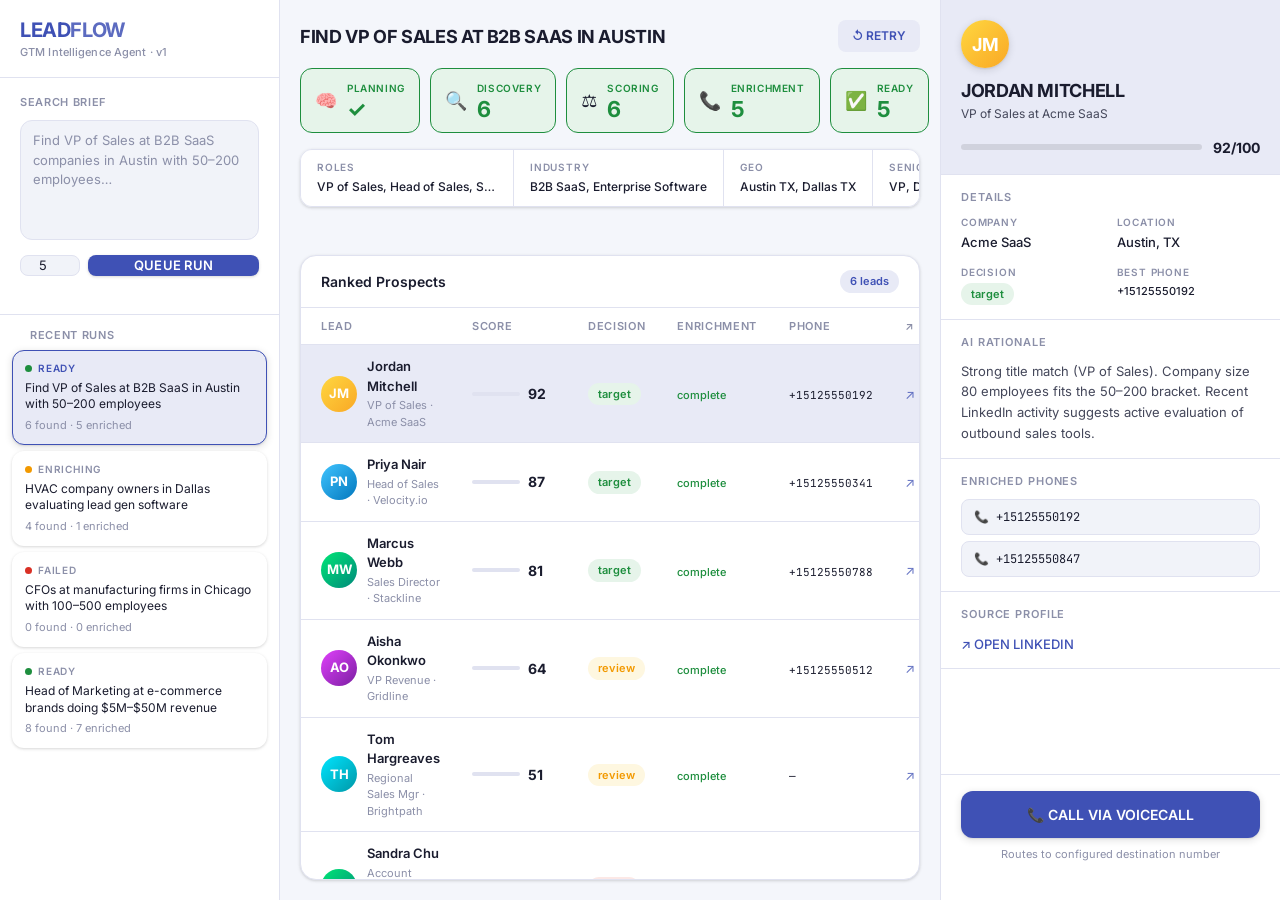
<file: ui_preview.html>
<!DOCTYPE html>
<html lang="en">
<head>
  <meta charset="UTF-8"/>
  <meta name="viewport" content="width=device-width, initial-scale=1.0"/>
  <title>LeadFlow AI — Preview</title>
  <link rel="preconnect" href="https://fonts.googleapis.com"/>
  <link rel="preconnect" href="https://fonts.gstatic.com" crossorigin/>
  <link href="https://fonts.googleapis.com/css2?family=Inter:wght@400;500;600;700&family=JetBrains+Mono:wght@400;500&display=swap" rel="stylesheet"/>
  <link rel="stylesheet" href="leadflow/static/app.css"/>
</head>
<body>
<main class="workspace">

  <!-- Rail -->
  <aside class="rail">
    <div class="brandblock">
      <div class="brand-wordmark">LEAD<span>FLOW</span></div>
      <div class="brand-sub">GTM Intelligence Agent · v1</div>
    </div>
    <div class="composer">
      <div class="rail-label">Search Brief</div>
      <textarea id="prompt-input" rows="5" placeholder="Find VP of Sales at B2B SaaS companies in Austin with 50–200 employees…"></textarea>
      <div class="composer-row">
        <input id="limit-input" class="limit-input" type="number" value="5"/>
        <button id="queue-btn" class="btn-queue" type="button">QUEUE RUN</button>
      </div>
      <div id="composer-status" class="composer-status"></div>
    </div>
    <div class="recent">
      <div class="rail-label" style="padding:0 18px;margin-bottom:6px">Recent Runs</div>
      <div id="prompt-list" class="promptlist"></div>
    </div>
  </aside>

  <!-- Ledger -->
  <section class="ledger">
    <div class="ledger-topbar">
      <div id="ledger-title" class="ledger-title">FIND VP OF SALES AT B2B SAAS IN AUSTIN</div>
      <button class="btn-retry" type="button">↺ RETRY</button>
    </div>
    <div class="pipeline">
      <div class="pipe-stage done" id="stage-planning">
        <div class="pipe-icon">🧠</div>
        <div class="pipe-info"><div class="pipe-name">Planning</div><div class="pipe-count">✓</div></div>
      </div>
      <div class="pipe-stage done" id="stage-discovering">
        <div class="pipe-icon">🔍</div>
        <div class="pipe-info"><div class="pipe-name">Discovery</div><div class="pipe-count">6</div></div>
      </div>
      <div class="pipe-stage done" id="stage-scoring">
        <div class="pipe-icon">⚖️</div>
        <div class="pipe-info"><div class="pipe-name">Scoring</div><div class="pipe-count">6</div></div>
      </div>
      <div class="pipe-stage done" id="stage-enriching">
        <div class="pipe-icon">📞</div>
        <div class="pipe-info"><div class="pipe-name">Enrichment</div><div class="pipe-count">5</div></div>
      </div>
      <div class="pipe-stage done" id="stage-ready">
        <div class="pipe-icon">✅</div>
        <div class="pipe-info"><div class="pipe-name">Ready</div><div class="pipe-count">5</div></div>
      </div>
    </div>
    <div class="brief-strip">
      <div class="brief-cell"><div class="brief-key">Roles</div><div class="brief-val">VP of Sales, Head of Sales, Sales Director</div></div>
      <div class="brief-cell"><div class="brief-key">Industry</div><div class="brief-val">B2B SaaS, Enterprise Software</div></div>
      <div class="brief-cell"><div class="brief-key">Geo</div><div class="brief-val">Austin TX, Dallas TX</div></div>
      <div class="brief-cell"><div class="brief-key">Seniority</div><div class="brief-val">VP, Director, Head-of</div></div>
      <div class="brief-cell"><div class="brief-key">Exclude</div><div class="brief-val">Agencies, Staffing</div></div>
      <div class="brief-cell"><div class="brief-key">Angle</div><div class="brief-val">Evaluating outbound tools</div></div>
    </div>
    <div class="error-line"></div>
    <div class="leads-wrap">
      <div class="leads-header">
        <span class="leads-label">Ranked Prospects</span>
        <span id="leads-count" class="leads-count-badge">6 leads</span>
      </div>
      <table>
        <thead>
          <tr><th>Lead</th><th>Score</th><th>Decision</th><th>Enrichment</th><th>Phone</th><th>↗</th></tr>
        </thead>
        <tbody id="prospect-table"></tbody>
      </table>
    </div>
  </section>

  <!-- Inspector -->
  <aside class="inspector">
    <div id="insp-head" class="insp-head">
      <div id="insp-av" class="insp-av" style="background:linear-gradient(135deg,#00e5ff,#0097a7)">JM</div>
      <div id="insp-name" class="insp-name">JORDAN MITCHELL</div>
      <div id="insp-role" class="insp-role">VP of Sales at Acme SaaS</div>
      <div class="insp-score-row">
        <div class="insp-bar-wrap"><div id="insp-bar" class="insp-bar-fill" style="width:92%;background:var(--green)"></div></div>
        <div id="insp-score" class="insp-score-num" style="color:var(--green)">92/100</div>
      </div>
    </div>
    <div class="insp-body">
      <div class="insp-section">
        <div class="insp-sec-label">Details</div>
        <div class="detail-grid">
          <div class="dg-item"><div class="dg-key">Company</div><div id="d-company" class="dg-val">Acme SaaS</div></div>
          <div class="dg-item"><div class="dg-key">Location</div><div id="d-location" class="dg-val">Austin, TX</div></div>
          <div class="dg-item"><div class="dg-key">Decision</div><div id="d-decision" class="dg-val"><span class="badge b-target">target</span></div></div>
          <div class="dg-item"><div class="dg-key">Best Phone</div><div id="d-phone" class="dg-val" style="font-family:var(--mono);font-size:11px">+15125550192</div></div>
        </div>
      </div>
      <div class="insp-section">
        <div class="insp-sec-label">AI Rationale</div>
        <div id="d-reason" class="reason-text">Strong title match (VP of Sales). Company size 80 employees fits the 50–200 bracket. Recent LinkedIn activity suggests active evaluation of outbound sales tools. Domain acmesaas.com confirmed B2B SaaS.</div>
      </div>
      <div class="insp-section">
        <div class="insp-sec-label">Enriched Phones</div>
        <ul id="phone-list" class="phone-list">
          <li>📞 +15125550192</li>
          <li>📞 +15125550847</li>
        </ul>
      </div>
      <div class="insp-section">
        <div class="insp-sec-label">Source Profile</div>
        <a id="d-profile" class="profile-link" href="#" target="_blank">↗ OPEN LINKEDIN</a>
      </div>
    </div>
    <div class="call-panel">
      <button id="call-btn" class="btn-call" type="button">📞 CALL VIA VOICECALL</button>
      <div class="call-hint">Routes to configured destination number</div>
      <div id="call-status" class="call-status"></div>
    </div>
  </aside>

</main>
<script>
// ── Mock data ──────────────────────────────────────────────────────────────
const PROMPTS = [
  { id:'p1', status:'ready',     raw_prompt:'Find VP of Sales at B2B SaaS in Austin with 50–200 employees',   discovered_count:6, enriched_count:5 },
  { id:'p2', status:'enriching', raw_prompt:'HVAC company owners in Dallas evaluating lead gen software',      discovered_count:4, enriched_count:1 },
  { id:'p3', status:'failed',    raw_prompt:'CFOs at manufacturing firms in Chicago with 100–500 employees',   discovered_count:0, enriched_count:0 },
  { id:'p4', status:'ready',     raw_prompt:'Head of Marketing at e-commerce brands doing $5M–$50M revenue',  discovered_count:8, enriched_count:7 },
];
const PROSPECTS = [
  { prompt_prospect_id:'pp1', full_name:'Jordan Mitchell',  job_title:'VP of Sales',        company_name:'Acme SaaS',       location:'Austin, TX',  ai_decision:'target', confidence_score:92, enrichment_status:'complete', best_phone_e164:'+15125550192', phones_json:['+15125550192','+15125550847'], score_reason:'Strong title match (VP of Sales). Company size 80 employees fits the 50–200 bracket. Recent LinkedIn activity suggests active evaluation of outbound sales tools.', profile_url:'#' },
  { prompt_prospect_id:'pp2', full_name:'Priya Nair',       job_title:'Head of Sales',      company_name:'Velocity.io',     location:'Austin, TX',  ai_decision:'target', confidence_score:87, enrichment_status:'complete', best_phone_e164:'+15125550341', phones_json:['+15125550341'],              score_reason:'Head of Sales is a strong VP proxy. Series B SaaS, 120 employees. Outbound stack likely under review.', profile_url:'#' },
  { prompt_prospect_id:'pp3', full_name:'Marcus Webb',      job_title:'Sales Director',     company_name:'Stackline',       location:'Austin, TX',  ai_decision:'target', confidence_score:81, enrichment_status:'complete', best_phone_e164:'+15125550788', phones_json:['+15125550788'],              score_reason:'Director-level sales leader at a 95-person SaaS company. Geography and company size match well.', profile_url:'#' },
  { prompt_prospect_id:'pp4', full_name:'Aisha Okonkwo',    job_title:'VP Revenue',         company_name:'Gridline',        location:'Austin, TX',  ai_decision:'review', confidence_score:64, enrichment_status:'complete', best_phone_e164:'+15125550512', phones_json:['+15125550512'],              score_reason:'VP Revenue is adjacent but not a direct sales title. Company at upper edge of target range (200 employees).', profile_url:'#' },
  { prompt_prospect_id:'pp5', full_name:'Tom Hargreaves',   job_title:'Regional Sales Mgr', company_name:'Brightpath',      location:'Dallas, TX',  ai_decision:'review', confidence_score:51, enrichment_status:'complete', best_phone_e164:null,           phones_json:[],                            score_reason:'Manager-level, not VP. Company slightly below target at 45 employees. Worth review if pipeline is thin.', profile_url:'#' },
  { prompt_prospect_id:'pp6', full_name:'Sandra Chu',       job_title:'Account Executive',  company_name:'Nexus Analytics', location:'Houston, TX', ai_decision:'reject', confidence_score:18, enrichment_status:'failed',   best_phone_e164:null,           phones_json:[],                            score_reason:'IC-level AE, not a decision maker. Company is data analytics, not a SaaS product company.', profile_url:'#' },
];

// ── Helpers ────────────────────────────────────────────────────────────────
const esc = v => String(v??'').replace(/&/g,'&amp;').replace(/</g,'&lt;').replace(/>/g,'&gt;').replace(/"/g,'&quot;');
const trim = (v,n) => { const s=String(v??''); return s.length>n?s.slice(0,n)+'…':s; };
function initials(n) { const p=String(n||'?').trim().split(/\s+/); return p.length>=2?(p[0][0]+p[p.length-1][0]).toUpperCase():(p[0][0]||'?').toUpperCase(); }
const AV=[['#00e5ff','#0097a7'],['#00e676','#00897b'],['#ffd740','#f9a825'],['#ff6e40','#e64a19'],['#e040fb','#7b1fa2'],['#40c4ff','#0277bd']];
function avColor(n) { let h=0; for(const c of String(n||'')) h=(h*31+c.charCodeAt(0))&0xffff; return AV[h%AV.length]; }
function scoreColor(s) { return s>=70?'var(--green)':s>=40?'var(--yellow)':'var(--red)'; }
function badge(d) { const m={target:'b-target',review:'b-review',reject:'b-reject'}; return `<span class="badge ${m[d]||'b-pending'}">${esc(d||'pending')}</span>`; }
function dotCls(s) { if(['queued','planning','discovering','scoring','enriching'].includes(s)) return 'live'; if(s==='ready'||s==='partial') return 'ok'; if(s==='failed') return 'fail'; return ''; }

let selPrompt = 'p1', selProspect = 'pp1';

// ── Render prompt list ─────────────────────────────────────────────────────
function renderPromptList() {
  document.getElementById('prompt-list').innerHTML = PROMPTS.map(p=>`
    <a class="promptlink${p.id===selPrompt?' active':''}" href="#" data-id="${p.id}">
      <div class="pl-status"><span class="pl-dot ${dotCls(p.status)}"></span><span class="pl-status-text">${esc(p.status)}</span></div>
      <div class="pl-snippet">${esc(trim(p.raw_prompt,88))}</div>
      <div class="pl-meta">${p.discovered_count} found · ${p.enriched_count} enriched</div>
    </a>`).join('');
  document.getElementById('prompt-list').querySelectorAll('a[data-id]').forEach(a=>{
    a.addEventListener('click', e=>{ e.preventDefault(); selPrompt=a.dataset.id; renderPromptList(); });
  });
}

// ── Render prospects ───────────────────────────────────────────────────────
function renderProspects() {
  document.getElementById('prospect-table').innerHTML = PROSPECTS.map((item,i)=>{
    const sel=item.prompt_prospect_id===selProspect?' sel':'';
    const score=item.confidence_score;
    const [c1,c2]=avColor(item.full_name);
    const eCls=item.enrichment_status==='complete'?'ok':item.enrichment_status==='failed'?'fail':'';
    return `<tr class="${sel}" data-id="${item.prompt_prospect_id}" style="--i:${i}">
      <td><div class="lc">
        <div class="lc-av" style="background:linear-gradient(135deg,${c1},${c2})">${initials(item.full_name)}</div>
        <div><div class="lc-name">${esc(item.full_name)}</div><div class="lc-role">${esc(item.job_title)} · ${esc(item.company_name)}</div></div>
      </div></td>
      <td><div class="sc"><div class="sc-bar"><div class="sc-fill" style="width:${score}%;background:${scoreColor(score)}"></div></div><span class="sc-num">${score}</span></div></td>
      <td>${badge(item.ai_decision)}</td>
      <td><span class="enrich ${eCls}">${esc(item.enrichment_status)}</span></td>
      <td><span class="phone-val">${esc(item.best_phone_e164||'—')}</span></td>
      <td><a class="link-open" href="#" onclick="event.stopPropagation()">↗</a></td>
    </tr>`;
  }).join('');
  document.getElementById('prospect-table').querySelectorAll('tr').forEach(row=>{
    row.addEventListener('click',()=>{ selProspect=row.dataset.id; renderProspects(); renderInspector(); });
  });
}

// ── Render inspector ───────────────────────────────────────────────────────
function renderInspector() {
  const item=PROSPECTS.find(p=>p.prompt_prospect_id===selProspect);
  if(!item) return;
  const hdr=document.getElementById('insp-head');
  hdr.classList.remove('flash'); void hdr.offsetWidth; hdr.classList.add('flash');
  const [c1,c2]=avColor(item.full_name);
  document.getElementById('insp-av').textContent=initials(item.full_name);
  document.getElementById('insp-av').style.background=`linear-gradient(135deg,${c1},${c2})`;
  document.getElementById('insp-name').textContent=item.full_name.toUpperCase();
  document.getElementById('insp-role').textContent=`${item.job_title} at ${item.company_name}`;
  const score=item.confidence_score;
  document.getElementById('insp-bar').style.width=`${score}%`;
  document.getElementById('insp-bar').style.background=scoreColor(score);
  document.getElementById('insp-score').textContent=`${score}/100`;
  document.getElementById('insp-score').style.color=scoreColor(score);
  document.getElementById('d-company').textContent=item.company_name;
  document.getElementById('d-location').textContent=item.location;
  document.getElementById('d-decision').innerHTML=badge(item.ai_decision);
  document.getElementById('d-phone').textContent=item.best_phone_e164||'—';
  document.getElementById('d-reason').textContent=item.score_reason;
  document.getElementById('phone-list').innerHTML=item.phones_json.length
    ? item.phones_json.map(p=>`<li>📞 ${esc(p)}</li>`).join('')
    : `<li style="color:var(--dim);border:none;background:none;padding:0">No enriched phones</li>`;
}

// ── Queue mock ─────────────────────────────────────────────────────────────
document.getElementById('queue-btn').addEventListener('click',()=>{
  const v=document.getElementById('prompt-input').value.trim();
  const s=document.getElementById('composer-status');
  if(!v){s.textContent='Enter a search brief first.';s.className='composer-status err';return;}
  s.textContent='Queued ✓ (mock — no backend)';s.className='composer-status';
  document.getElementById('prompt-input').value='';
});
document.getElementById('call-btn').addEventListener('click',()=>{
  const s=document.getElementById('call-status');
  s.textContent='✓ mock-call-id-001';s.className='call-status';
});

renderPromptList();
renderProspects();
renderInspector();
</script>
</body>
</html>
</file>
<file: leadflow/static/app.css>
@import url('https://fonts.googleapis.com/css2?family=Google+Sans:wght@400;500;600;700&family=Google+Sans+Mono&family=Roboto:wght@400;500&display=swap');
@import url('https://fonts.googleapis.com/css2?family=Inter:wght@400;500;600;700&family=JetBrains+Mono:wght@400;500&display=swap');

/* ── Material Design 3 Tokens ───────────────────────────────────────────── */
:root {
  /* Surface */
  --md-bg:           #f4f6fb;
  --md-surface:      #ffffff;
  --md-surface-var:  #f1f3f9;
  --md-surface-2:    #e8eaf6;

  /* Primary — indigo */
  --md-primary:      #3f51b5;
  --md-primary-cont: #e8eaf6;
  --md-on-primary:   #ffffff;

  /* Secondary */
  --md-secondary:    #5c6bc0;

  /* Semantic */
  --md-green:        #1e8e3e;
  --md-green-cont:   #e6f4ea;
  --md-yellow:       #f29900;
  --md-yellow-cont:  #fef7e0;
  --md-red:          #d93025;
  --md-red-cont:     #fce8e6;

  /* Text */
  --md-on-surface:   #1a1c2e;
  --md-on-surface-2: #44475a;
  --md-on-surface-3: #8b8fa8;

  /* Outline */
  --md-outline:      #e0e2f0;
  --md-outline-var:  #c5c8e8;

  /* Elevation shadows (Material 3) */
  --elev-1: 0 1px 2px rgba(0,0,0,0.08), 0 1px 3px 1px rgba(0,0,0,0.06);
  --elev-2: 0 1px 2px rgba(0,0,0,0.10), 0 2px 6px 2px rgba(0,0,0,0.08);
  --elev-3: 0 4px 8px 3px rgba(0,0,0,0.08), 0 1px 3px rgba(0,0,0,0.10);

  /* Type */
  --font-sans: 'Inter', 'Roboto', system-ui, sans-serif;
  --font-mono: 'JetBrains Mono', monospace;

  --radius-sm: 8px;
  --radius-md: 12px;
  --radius-lg: 16px;
}

/* ── Reset ──────────────────────────────────────────────────────────────── */
*, *::before, *::after { box-sizing: border-box; margin: 0; padding: 0; }
html, body { height: 100%; }
body {
  font-family: var(--font-sans);
  font-size: 14px;
  line-height: 1.5;
  color: var(--md-on-surface);
  background: var(--md-bg);
}
a { color: inherit; text-decoration: none; }
button, input, textarea { font: inherit; }

/* ── Layout ─────────────────────────────────────────────────────────────── */
.workspace {
  display: grid;
  grid-template-columns: 280px 1fr 340px;
  height: 100vh;
  overflow: hidden;
}

/* ── Rail ───────────────────────────────────────────────────────────────── */
.rail {
  background: var(--md-surface);
  border-right: 1px solid var(--md-outline);
  display: flex;
  flex-direction: column;
  overflow: hidden;
}

.brandblock {
  padding: 20px 20px 16px;
  border-bottom: 1px solid var(--md-outline);
  flex-shrink: 0;
}
.brand-wordmark {
  font-size: 20px;
  font-weight: 700;
  letter-spacing: -0.02em;
  color: var(--md-primary);
  line-height: 1;
}
.brand-wordmark span { color: var(--md-secondary); }
.brand-sub {
  font-size: 11px;
  color: var(--md-on-surface-3);
  margin-top: 4px;
  font-weight: 500;
  letter-spacing: 0.01em;
}

/* composer */
.composer {
  padding: 16px 20px;
  border-bottom: 1px solid var(--md-outline);
  flex-shrink: 0;
}
.rail-label {
  font-size: 11px;
  font-weight: 600;
  letter-spacing: 0.06em;
  text-transform: uppercase;
  color: var(--md-on-surface-3);
  margin-bottom: 10px;
}
.composer textarea {
  width: 100%;
  background: var(--md-surface-var);
  border: 1.5px solid var(--md-outline);
  border-radius: var(--radius-md);
  color: var(--md-on-surface);
  padding: 10px 12px;
  font-size: 13px;
  line-height: 1.5;
  resize: none;
  min-height: 88px;
  outline: none;
  transition: border-color 150ms, box-shadow 150ms;
}
.composer textarea:focus {
  border-color: var(--md-primary);
  box-shadow: 0 0 0 3px rgba(63,81,181,0.12);
  background: var(--md-surface);
}
.composer textarea::placeholder { color: var(--md-on-surface-3); }

.composer-row { display: flex; gap: 8px; margin-top: 10px; align-items: stretch; }
.limit-input {
  width: 60px;
  background: var(--md-surface-var);
  border: 1.5px solid var(--md-outline);
  border-radius: var(--radius-sm);
  color: var(--md-on-surface);
  padding: 0 10px;
  font-size: 13px;
  text-align: center;
  outline: none;
  transition: border-color 150ms;
}
.limit-input:focus { border-color: var(--md-primary); }

.btn-queue {
  flex: 1;
  background: var(--md-primary);
  color: var(--md-on-primary);
  border: none;
  border-radius: var(--radius-sm);
  font-size: 13px;
  font-weight: 600;
  letter-spacing: 0.02em;
  cursor: pointer;
  padding: 0 16px;
  transition: background 150ms, box-shadow 150ms, transform 100ms;
  box-shadow: var(--elev-1);
}
.btn-queue:hover { background: #3949ab; box-shadow: var(--elev-2); transform: translateY(-1px); }
.btn-queue:disabled { opacity: 0.45; cursor: not-allowed; transform: none; box-shadow: none; }

.composer-status {
  font-size: 11px;
  color: var(--md-on-surface-3);
  margin-top: 6px;
  min-height: 16px;
}
.composer-status.err { color: var(--md-red); }

/* prompt history */
.recent { flex: 1; overflow-y: auto; padding: 12px 12px; }
.recent::-webkit-scrollbar { width: 4px; }
.recent::-webkit-scrollbar-thumb { background: var(--md-outline-var); border-radius: 2px; }

.promptlist { display: flex; flex-direction: column; gap: 6px; }

/* Material card for each prompt */
.promptlink {
  display: block;
  padding: 10px 12px;
  border-radius: var(--radius-md);
  border: 1.5px solid transparent;
  background: var(--md-surface);
  box-shadow: var(--elev-1);
  cursor: pointer;
  transition: box-shadow 150ms, border-color 150ms, background 150ms;
}
.promptlink:hover { box-shadow: var(--elev-2); border-color: var(--md-outline-var); }
.promptlink.active {
  border-color: var(--md-primary);
  background: var(--md-primary-cont);
  box-shadow: var(--elev-2);
}

.pl-status { display: flex; align-items: center; gap: 6px; margin-bottom: 4px; }
.pl-dot {
  width: 7px; height: 7px;
  border-radius: 50%;
  background: var(--md-on-surface-3);
  flex-shrink: 0;
}
.pl-dot.live  { background: var(--md-yellow); animation: blink 1.4s infinite; }
.pl-dot.ok    { background: var(--md-green); }
.pl-dot.fail  { background: var(--md-red); }
@keyframes blink { 0%,100%{opacity:1} 50%{opacity:.3} }

.pl-status-text {
  font-size: 10px;
  font-weight: 600;
  letter-spacing: 0.08em;
  text-transform: uppercase;
  color: var(--md-on-surface-3);
}
.promptlink.active .pl-status-text { color: var(--md-primary); }

.pl-snippet {
  font-size: 12px;
  color: var(--md-on-surface);
  line-height: 1.4;
  display: -webkit-box;
  -webkit-line-clamp: 2;
  -webkit-box-orient: vertical;
  overflow: hidden;
}
.pl-meta { font-size: 11px; color: var(--md-on-surface-3); margin-top: 4px; }

/* ── Ledger ─────────────────────────────────────────────────────────────── */
.ledger {
  display: flex;
  flex-direction: column;
  overflow: hidden;
  background: var(--md-bg);
  padding: 20px;
  gap: 16px;
}

.ledger-topbar {
  display: flex;
  align-items: center;
  justify-content: space-between;
  gap: 12px;
  flex-shrink: 0;
}
.ledger-title {
  font-size: 18px;
  font-weight: 700;
  letter-spacing: -0.02em;
  color: var(--md-on-surface);
  white-space: nowrap;
  overflow: hidden;
  text-overflow: ellipsis;
  flex: 1;
  min-width: 0;
}
.btn-retry {
  font-size: 12px;
  font-weight: 600;
  color: var(--md-primary);
  background: var(--md-primary-cont);
  border: none;
  border-radius: var(--radius-sm);
  padding: 7px 14px;
  cursor: pointer;
  transition: background 150ms;
  flex-shrink: 0;
}
.btn-retry:hover { background: #c5cae9; }

/* ── Pipeline card ──────────────────────────────────────────────────────── */
.pipeline {
  display: flex;
  gap: 10px;
  flex-shrink: 0;
}
.pipe-stage {
  flex: 1;
  background: var(--md-surface);
  border-radius: var(--radius-md);
  border: 1.5px solid var(--md-outline);
  padding: 12px 14px;
  display: flex;
  align-items: center;
  gap: 10px;
  box-shadow: var(--elev-1);
  transition: border-color 200ms, box-shadow 200ms;
}
.pipe-stage.done {
  border-color: var(--md-green);
  background: var(--md-green-cont);
  box-shadow: none;
}
.pipe-stage.active {
  border-color: var(--md-primary);
  background: var(--md-primary-cont);
  box-shadow: var(--elev-2);
  animation: cardPulse 2s infinite;
}
@keyframes cardPulse {
  0%,100% { box-shadow: var(--elev-2); }
  50%     { box-shadow: 0 2px 12px rgba(63,81,181,0.2); }
}

.pipe-icon { font-size: 18px; flex-shrink: 0; }
.pipe-name {
  font-size: 10px;
  font-weight: 600;
  letter-spacing: 0.06em;
  text-transform: uppercase;
  color: var(--md-on-surface-3);
}
.pipe-stage.done   .pipe-name { color: var(--md-green); }
.pipe-stage.active .pipe-name { color: var(--md-primary); }

.pipe-count {
  font-size: 22px;
  font-weight: 700;
  letter-spacing: -0.03em;
  color: var(--md-on-surface-3);
  line-height: 1;
  margin-top: 2px;
}
.pipe-stage.done   .pipe-count { color: var(--md-green); }
.pipe-stage.active .pipe-count { color: var(--md-primary); }

/* ── Brief card ─────────────────────────────────────────────────────────── */
.brief-strip {
  background: var(--md-surface);
  border-radius: var(--radius-md);
  border: 1.5px solid var(--md-outline);
  box-shadow: var(--elev-1);
  display: flex;
  overflow-x: auto;
  flex-shrink: 0;
}
.brief-strip::-webkit-scrollbar { height: 3px; }
.brief-strip::-webkit-scrollbar-thumb { background: var(--md-outline-var); border-radius: 2px; }

.brief-cell {
  padding: 10px 16px;
  border-right: 1px solid var(--md-outline);
  min-width: 120px;
  flex-shrink: 0;
}
.brief-cell:last-child { border-right: none; }
.brief-key {
  font-size: 10px;
  font-weight: 600;
  letter-spacing: 0.08em;
  text-transform: uppercase;
  color: var(--md-on-surface-3);
  margin-bottom: 3px;
}
.brief-val {
  font-size: 12px;
  font-weight: 500;
  color: var(--md-on-surface);
  white-space: nowrap;
  overflow: hidden;
  text-overflow: ellipsis;
  max-width: 180px;
}

.error-line {
  font-size: 12px;
  color: var(--md-red);
  min-height: 16px;
  flex-shrink: 0;
}

/* ── Leads card ─────────────────────────────────────────────────────────── */
.leads-wrap {
  flex: 1;
  background: var(--md-surface);
  border-radius: var(--radius-lg);
  border: 1.5px solid var(--md-outline);
  box-shadow: var(--elev-1);
  overflow: hidden;
  display: flex;
  flex-direction: column;
  min-height: 0;
}

.leads-header {
  display: flex;
  align-items: center;
  justify-content: space-between;
  padding: 14px 20px;
  border-bottom: 1px solid var(--md-outline);
  flex-shrink: 0;
}
.leads-label {
  font-size: 14px;
  font-weight: 600;
  color: var(--md-on-surface);
}
.leads-count-badge {
  font-size: 11px;
  font-weight: 600;
  color: var(--md-primary);
  background: var(--md-primary-cont);
  border-radius: 20px;
  padding: 3px 10px;
}

.table-scroll { overflow-y: auto; flex: 1; }
.table-scroll::-webkit-scrollbar { width: 4px; }
.table-scroll::-webkit-scrollbar-thumb { background: var(--md-outline-var); border-radius: 2px; }

table { width: 100%; border-collapse: collapse; }
th {
  text-align: left;
  padding: 10px 16px;
  font-size: 11px;
  font-weight: 600;
  letter-spacing: 0.06em;
  text-transform: uppercase;
  color: var(--md-on-surface-3);
  border-bottom: 1px solid var(--md-outline);
  background: var(--md-surface);
  white-space: nowrap;
  position: sticky; top: 0; z-index: 1;
}
th:first-child { padding-left: 20px; }
th:last-child  { padding-right: 20px; }
td {
  padding: 12px 16px;
  border-bottom: 1px solid var(--md-outline);
  vertical-align: middle;
}
td:first-child { padding-left: 20px; }
td:last-child  { padding-right: 20px; }

tbody tr {
  cursor: pointer;
  opacity: 0;
  transform: translateY(4px);
  animation: rowIn 250ms ease forwards;
  animation-delay: calc(var(--i,0) * 25ms);
  transition: background 100ms;
}
@keyframes rowIn { to { opacity:1; transform:none; } }
tbody tr:hover { background: var(--md-surface-var); }
tbody tr.sel   { background: var(--md-primary-cont); }

/* lead cell */
.lc { display: flex; align-items: center; gap: 10px; }
.lc-av {
  width: 36px; height: 36px;
  border-radius: 50%;
  display: flex; align-items: center; justify-content: center;
  font-size: 13px;
  font-weight: 700;
  color: #fff;
  flex-shrink: 0;
}
.lc-name { font-size: 13px; font-weight: 600; color: var(--md-on-surface); }
.lc-role { font-size: 11px; color: var(--md-on-surface-3); margin-top: 1px; }

/* score */
.sc { display: flex; align-items: center; gap: 8px; }
.sc-bar {
  width: 48px; height: 4px;
  background: var(--md-outline);
  border-radius: 2px;
  overflow: hidden;
}
.sc-fill {
  height: 100%;
  border-radius: 2px;
  transition: width 500ms ease;
}
.sc-num {
  font-size: 14px;
  font-weight: 700;
  color: var(--md-on-surface);
  min-width: 28px;
}

/* Material chips / badges */
.badge {
  display: inline-flex;
  align-items: center;
  gap: 4px;
  padding: 3px 10px;
  border-radius: 20px;
  font-size: 11px;
  font-weight: 600;
  letter-spacing: 0.02em;
}
.b-target { background: var(--md-green-cont);  color: var(--md-green); }
.b-review { background: var(--md-yellow-cont); color: var(--md-yellow); }
.b-reject { background: var(--md-red-cont);    color: var(--md-red); }
.b-pending{ background: var(--md-surface-var); color: var(--md-on-surface-3); }

.enrich { font-size: 11px; font-weight: 500; color: var(--md-on-surface-3); }
.enrich.ok   { color: var(--md-green); }
.enrich.fail { color: var(--md-red); }

.phone-val { font-family: var(--font-mono); font-size: 11px; color: var(--md-on-surface); }
.link-open { font-size: 13px; color: var(--md-primary); opacity: 0.8; transition: opacity 150ms; }
.link-open:hover { opacity: 1; }

/* empty */
.empty {
  display: flex; flex-direction: column;
  align-items: center; justify-content: center;
  padding: 60px 20px; gap: 8px; text-align: center;
}
.empty-glyph { font-size: 36px; opacity: 0.3; }
.empty-title { font-size: 16px; font-weight: 600; color: var(--md-on-surface-2); }
.empty-sub   { font-size: 13px; color: var(--md-on-surface-3); }

/* ── Inspector ──────────────────────────────────────────────────────────── */
.inspector {
  background: var(--md-surface);
  border-left: 1px solid var(--md-outline);
  display: flex;
  flex-direction: column;
  overflow: hidden;
}

/* header card */
.insp-head {
  padding: 20px 20px 16px;
  border-bottom: 1px solid var(--md-outline);
  flex-shrink: 0;
  background: var(--md-primary-cont);
}
.insp-av {
  width: 48px; height: 48px;
  border-radius: 50%;
  display: flex; align-items: center; justify-content: center;
  font-size: 18px;
  font-weight: 700;
  color: #fff;
  margin-bottom: 12px;
  box-shadow: var(--elev-2);
}
.insp-name {
  font-size: 18px;
  font-weight: 700;
  letter-spacing: -0.02em;
  color: var(--md-on-surface);
  line-height: 1.2;
}
.insp-role {
  font-size: 12px;
  color: var(--md-on-surface-2);
  margin-top: 3px;
}
.insp-score-row {
  display: flex; align-items: center; gap: 10px;
  margin-top: 14px;
}
.insp-bar-wrap {
  flex: 1; height: 6px;
  background: rgba(0,0,0,0.1);
  border-radius: 3px;
  overflow: hidden;
}
.insp-bar-fill {
  height: 100%;
  border-radius: 3px;
  transition: width 400ms ease;
}
.insp-score-num {
  font-size: 14px;
  font-weight: 700;
  color: var(--md-on-surface);
  min-width: 48px;
  text-align: right;
}

/* inspector body */
.insp-body { flex: 1; overflow-y: auto; }
.insp-body::-webkit-scrollbar { width: 4px; }
.insp-body::-webkit-scrollbar-thumb { background: var(--md-outline-var); border-radius: 2px; }

.insp-section { padding: 14px 20px; border-bottom: 1px solid var(--md-outline); }
.insp-sec-label {
  font-size: 11px;
  font-weight: 600;
  letter-spacing: 0.08em;
  text-transform: uppercase;
  color: var(--md-on-surface-3);
  margin-bottom: 10px;
}

.detail-grid { display: grid; grid-template-columns: 1fr 1fr; gap: 12px; }
.dg-key {
  font-size: 10px;
  font-weight: 600;
  letter-spacing: 0.08em;
  text-transform: uppercase;
  color: var(--md-on-surface-3);
  margin-bottom: 3px;
}
.dg-val { font-size: 13px; font-weight: 500; color: var(--md-on-surface); }

.reason-text {
  font-size: 13px;
  line-height: 1.6;
  color: var(--md-on-surface-2);
}

.phone-list { list-style: none; display: flex; flex-direction: column; gap: 6px; }
.phone-list li {
  display: flex; align-items: center; gap: 8px;
  font-family: var(--font-mono);
  font-size: 12px;
  color: var(--md-on-surface);
  padding: 8px 12px;
  background: var(--md-surface-var);
  border-radius: var(--radius-sm);
  border: 1px solid var(--md-outline);
}

.profile-link {
  display: inline-flex; align-items: center; gap: 6px;
  font-size: 13px;
  font-weight: 500;
  color: var(--md-primary);
  transition: opacity 150ms;
}
.profile-link:hover { opacity: 0.75; }

/* call panel */
.call-panel {
  padding: 16px 20px;
  border-top: 1px solid var(--md-outline);
  flex-shrink: 0;
  background: var(--md-surface);
}
.btn-call {
  width: 100%;
  background: var(--md-primary);
  color: #fff;
  border: none;
  border-radius: var(--radius-md);
  font-size: 14px;
  font-weight: 600;
  padding: 13px;
  cursor: pointer;
  box-shadow: var(--elev-2);
  transition: background 150ms, box-shadow 150ms, transform 100ms;
  display: flex; align-items: center; justify-content: center; gap: 8px;
}
.btn-call:hover:not(:disabled) {
  background: #3949ab;
  box-shadow: var(--elev-3);
  transform: translateY(-1px);
}
.btn-call:disabled { opacity: 0.4; cursor: not-allowed; box-shadow: none; }

.call-hint { font-size: 11px; color: var(--md-on-surface-3); text-align: center; margin-top: 8px; }
.call-status { font-size: 12px; color: var(--md-green); text-align: center; margin-top: 6px; min-height: 16px; font-weight: 500; }
.call-status.err { color: var(--md-red); }

/* inspector flash */
.insp-head.flash { animation: inspIn 260ms ease; }
@keyframes inspIn { from { opacity:.5; transform:translateX(8px); } to { opacity:1; transform:none; } }

/* ── Responsive ─────────────────────────────────────────────────────────── */
@media (max-width: 1200px) {
  .workspace { grid-template-columns: 260px 1fr 300px; }
}
@media (max-width: 900px) {
  .workspace { grid-template-columns: 1fr; height: auto; overflow: auto; }
  .rail, .inspector { border: none; border-bottom: 1px solid var(--md-outline); }
  .ledger { overflow: visible; }
  .leads-wrap { overflow: visible; min-height: 400px; }
  .pipeline { flex-wrap: wrap; }
  .pipe-stage { min-width: 120px; }
}
</file>
